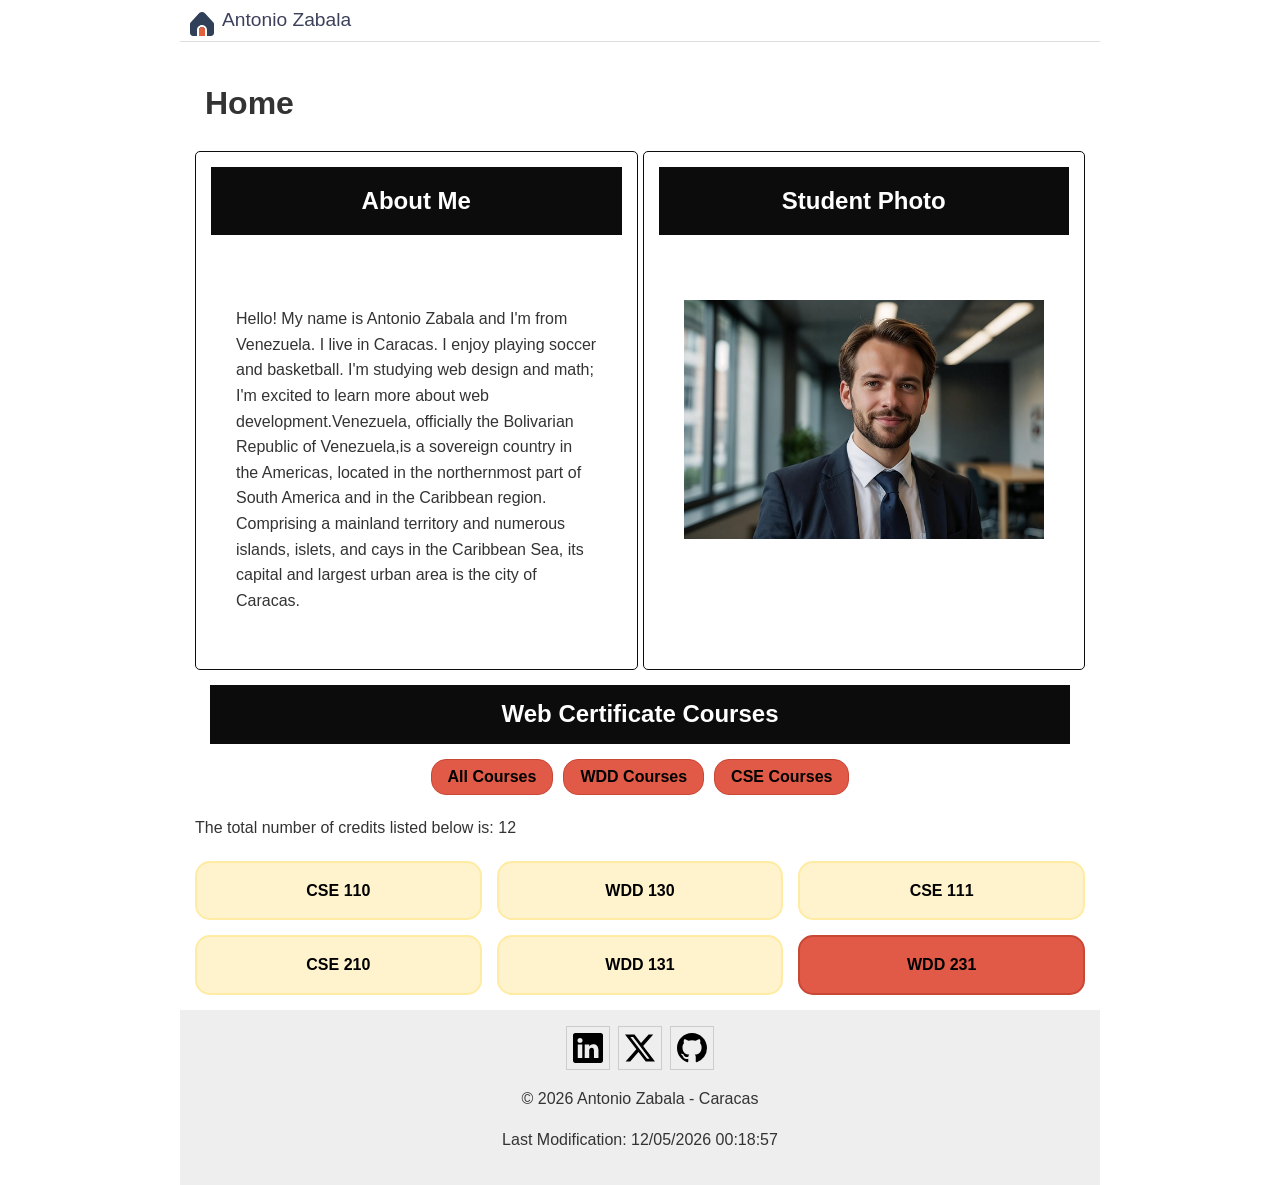
<file: index.html>
<!DOCTYPE html>
<html lang="en">
<head>
    <meta charset="UTF-8">
    <meta name="viewport" content="width=device-width, initial-scale=1.0">
    <title>WDD 231 | Antonio zabala</title>
    <meta name="description" content="Course portal homepage for WDD 231 focusing on web frontend development.">
    <meta name="author" content="antonio zabala">
   

    <link rel="preconnect" href="https://fonts.googleapis.com">
    <link rel="preconnect" href="https://fonts.gstatic.com" crossorigin>
    <link href="https://fonts.googleapis.com/css2?family=Roboto:wght@400;700&display=swap" rel="stylesheet">

    <!---style sheet here-->
    <link rel="stylesheet" href="styles/normalize.css">
    <link rel="stylesheet" href="styles/larger.css">
    <link rel="stylesheet" href="styles/bases.css">

    <link rel="icon" href="images/usuario-graduado.svg">

    <script src="scripts/navigation.js" defer></script>
    
</head>

<body>
    <!---header here-->
    <header>
        <img src="images/hogar.svg" alt="site logo" width="512" height="512">
        <span>Antonio Zabala</span>
        <button id="ham-btn" class="hamburger"></button>
    </header>
    <!---navigation here-->
    <nav id="nav-bar" class="navigation">
        <ul>
            <li class="current"><a href="#">Home</a></li>
            <li><a href="#">Chamber Project</a></li>
            <li><a href="#">Final Project</a></li>
        </ul>
    </nav>
    <main>
        <h1>Home</h1>
    <!---section about me -->
    <div class="container">
        <section class="card">
        <h2 class="card-header">About Me</h2>
            <div class="content">
                <p>Hello! My name is Antonio Zabala and I'm from Venezuela. I live in Caracas. I enjoy playing soccer and basketball. I'm
                studying web design and math; I'm excited to learn more about web development.Venezuela, officially the Bolivarian Republic of Venezuela,is a sovereign country in the Americas, located in the
                northernmost part of South America and in the Caribbean region. Comprising a mainland territory and numerous islands,
                islets, and cays in the Caribbean Sea, its capital and largest urban area is the city of Caracas.</p>
            </div>
        </section>
        <!---section imagen -->
        <section class="card">
            <h2 class="card-header">Student Photo</h2>
            <div class="content">
                <img src="images/frank_rojito.jpg" alt="ruby" class="profile-img" width="300" height="300">
            </div>
        </section>
    </div>
    <!---section imagen -->
    <section >
        <h2>Web Certificate Courses</h2>

        <div class="filter-buttons">
            <button id="all">All Courses</button>
            <button id="wdd">WDD Courses</button>
            <button id="cse">CSE Courses</button>
        </div>
        
        
        <p class="credit-total">The total number of credits listed below is: <span id="total-credits">0</span></p>
        
        <div class="courses"></div>
    </section>
    </main>
<footer>
    <div class="social">
        <a href="https://www.linkedin.com/" target="_blank"><img src="images/linkedin.svg" alt="linked in" width="16" height="16"></a>
        <a href="https://x.com/home" target="_blank"><img src="images/twitter-x.svg" alt="twitter" width="16" height="16"></a>
        <a href="https://github.com" target="_blank"><img src="images/github.svg" alt="github" width="16" height="16"></a>
    </div>
    <p>&copy; <span id="currentYear"></span> Antonio Zabala - Caracas</p>
    <p>Last Modification: <span id="lastModified"></span></p>
</footer>


    
</body>
</html>
</file>
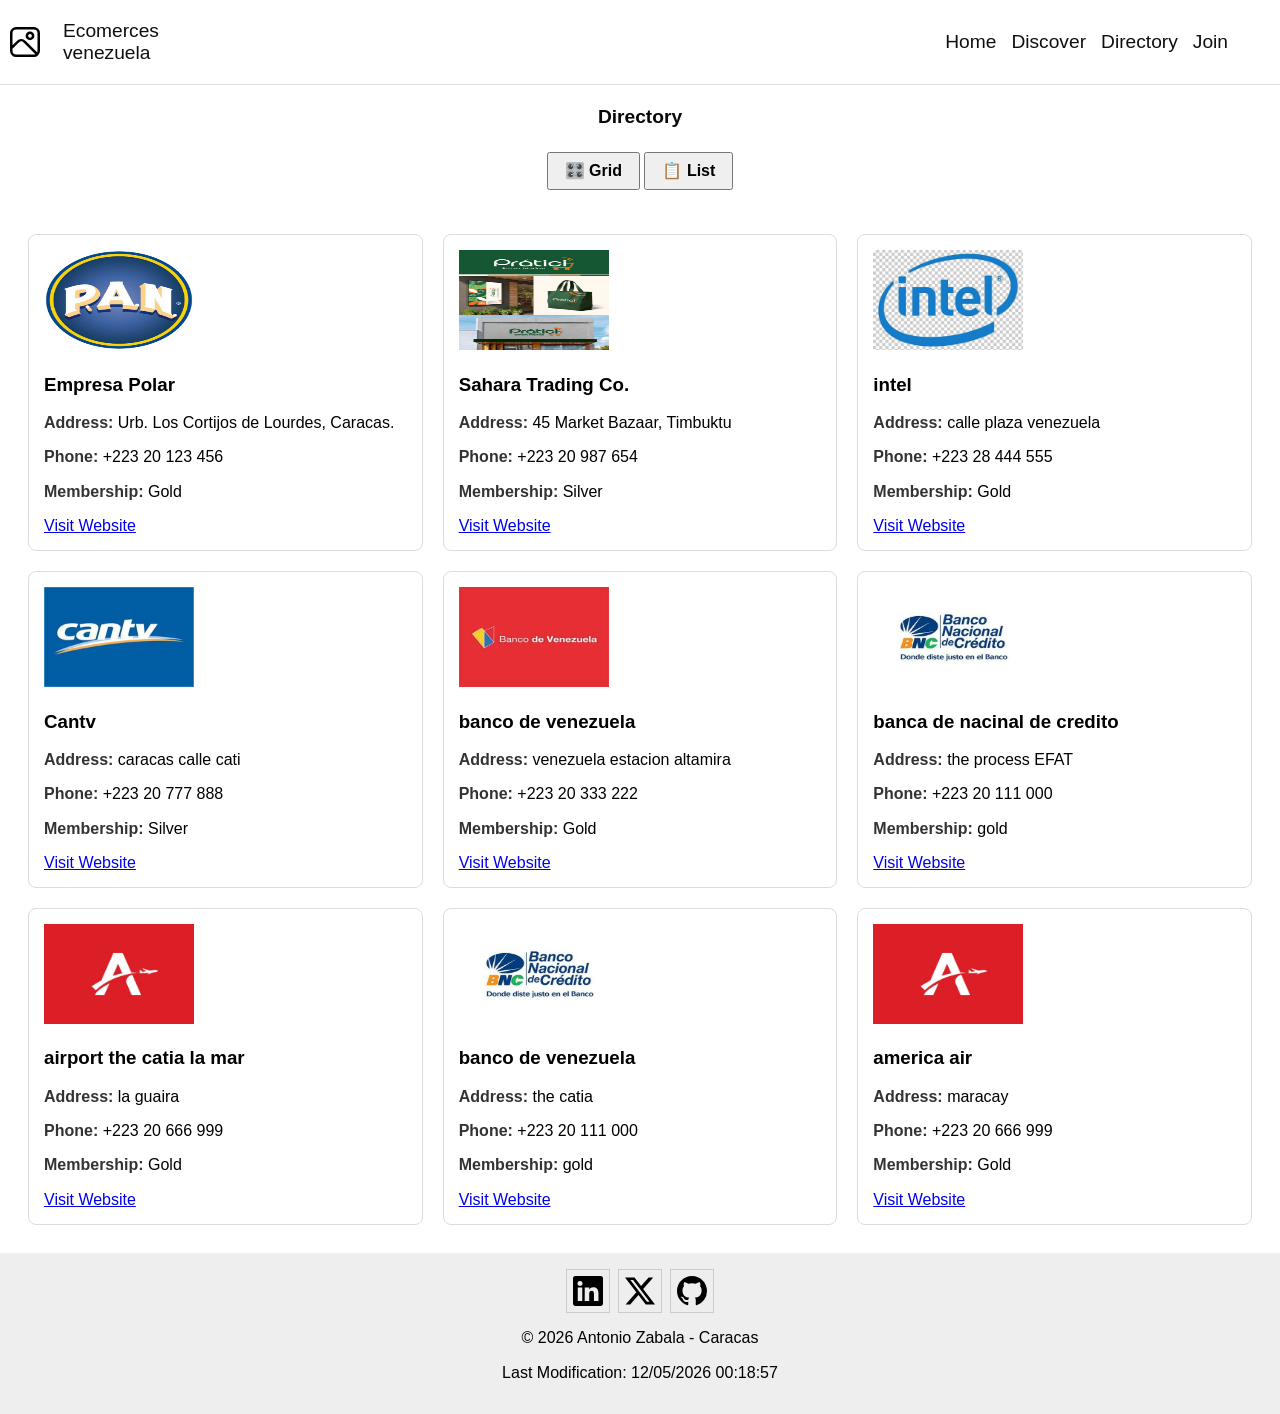
<file: chamber/directory.html>
<!DOCTYPE html>
<html lang="en">
<head>
    <meta charset="UTF-8">
    <meta name="viewport" content="width=device-width, initial-scale=1.0">
    <title>WDD 231 | Antonio zabala- Directory</title>
    <meta name="description" content="Course portal homepage for WDD 231 focusing on web frontend development.">
    <meta name="author" content="antonio zabala">
<!---style meta twitter here-->
    <meta property="og:title" content="WDD 231 Directory | Antonio Zabala Course Assignment">
    <meta property="og:description"
        content="Explore the WDD 231 course directory by Antonio Zabala. Discover campus project links, responsive design resources, and student assignments.">
    <meta property="og:image" content="https://antoniozabala123.github.io/wdd231/index.html">
    <meta property="og:url" content="https://github.io">

    <!---style sheet here-->
    <link rel="preconnect" href="https://fonts.googleapis.com">
    <link rel="preconnect" href="https://fonts.gstatic.com" crossorigin>
    <link href="https://fonts.googleapis.com/css2?family=Roboto:wght@400;700&display=swap" rel="stylesheet">
    
    <link rel="icon" href="images/usuario-graduado.svg" type="image/x-icon">

    <link rel="stylesheet" href="styles/normalize.css">
    <link rel="stylesheet" href="styles/directory.css">
    <script src="scripts/directory.js" defer></script>

    
</head>


<body>
    <!---header here-->
    <header>
        <div class="logo">
            <img src="images/imagen.svg" alt="site logo" width="512" height="512">
            <span>Ecomerces venezuela</span>

        </div>
        <button id="menu" aria-label="Open navigation menu" aria-expanded="false">☰</button>
        <nav aria-label="Main Navigation">
            <ul>
                <li><a href="#" class="active">Home</a></li>
                <li><a href="#">Discover</a></li>
                <li><a href="#">Directory</a></li>
                <li><a href="#">Join</a></li>
            </ul>
        </nav>
    </header>
    
    <main>
        <h1>Directory</h1>
        <div class="menu">
            <button id="gridBtn" class="active">🎛️ Grid </button>
            <button id="listBtn">📋 List </button>
        </div>
        
        
        <article id="membersContainer" class="grid-view"></article>
    </main>
    <footer>
        <div class="social">
            <a href="https://www.linkedin.com/" target="_blank"><img src="images/linkedin.svg" alt="linked in" width="16"
                    height="16"></a>
            <a href="https://x.com/home" target="_blank"><img src="images/twitter-x.svg" alt="twitter" width="16"
                    height="16"></a>
            <a href="https://github.com" target="_blank"><img src="images/github.svg" alt="github" width="16"
                    height="16"></a>
        </div>
        <p>&copy; <span id="currentYear"></span> Antonio Zabala - Caracas</p>
        <p>Last Modification: <span id="lastModified"></span></p></footer>
</body>
</html>
</file>
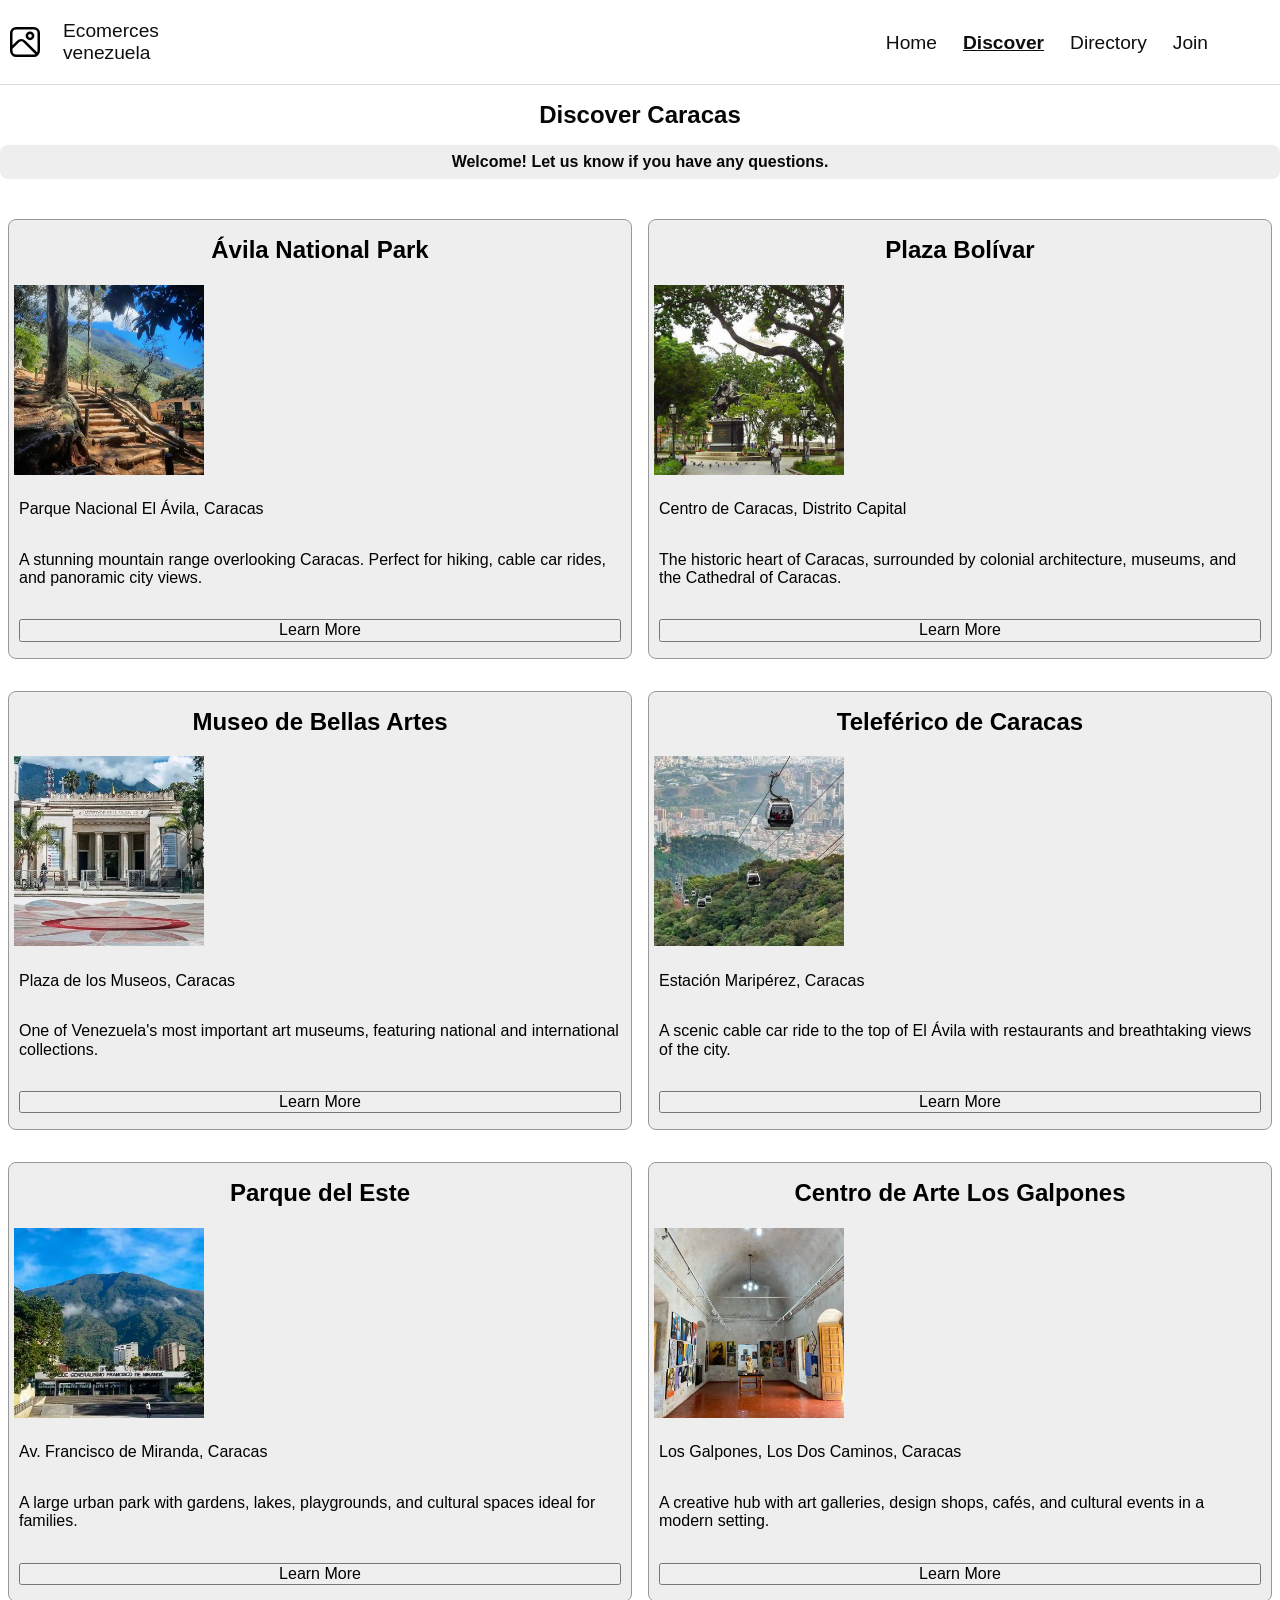
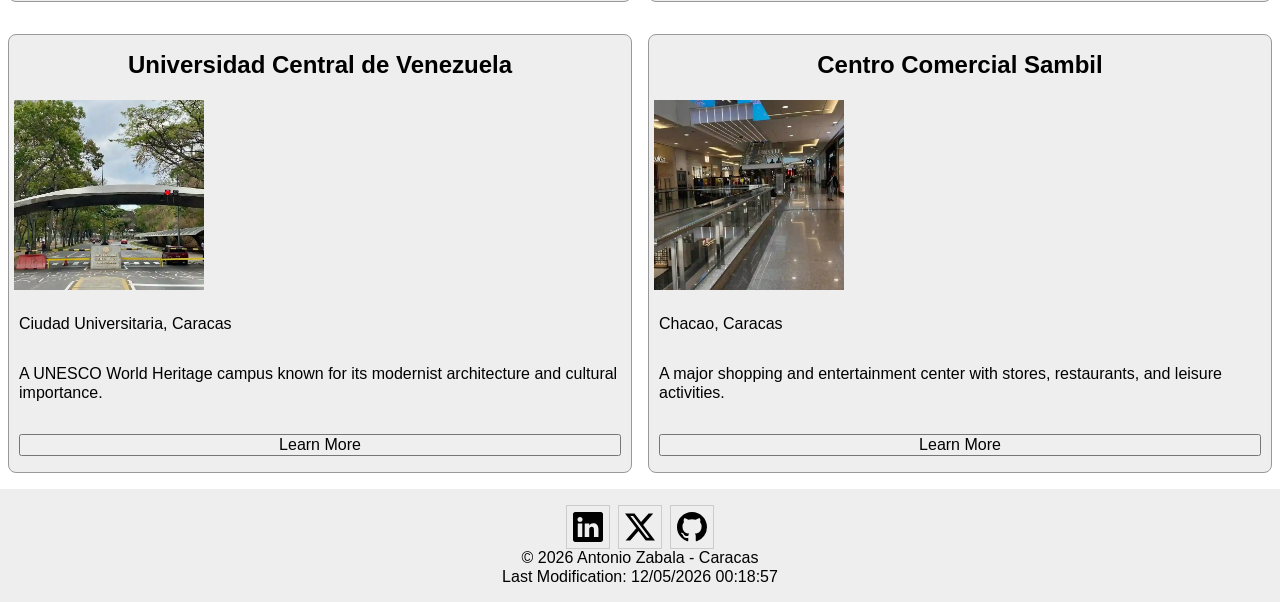
<file: chamber/discover.html>
<!DOCTYPE html>
<html lang="en">

<head>
    <meta charset="UTF-8">
    <meta name="viewport" content="width=device-width, initial-scale=1.0">
    <title> Discover WDD231 | Ecomerces Venezuela </title>
    <meta name="description" content="Course portal homepage for WDD 231 focusing on web frontend development.">
    <meta name="author" content="antonio zabala">
    <!---style meta twitter here-->
    <meta property="og:title" content="WDD 231 Directory | Antonio Zabala Course Assignment">
    <meta property="og:description"
        content="Explore the WDD 231 course directory by Antonio Zabala. Discover campus project links, responsive design resources, and student assignments.">
    <meta property="og:image" content="https://antoniozabala123.github.io/wdd231/index.html">
    <meta property="og:url" content="https://github.io">

    <!---style sheet here-->
    <link rel="preconnect" href="https://fonts.googleapis.com">
    <link rel="preconnect" href="https://fonts.gstatic.com" crossorigin>
    <link href="https://fonts.googleapis.com/css2?family=Roboto:wght@400;700&display=swap" rel="stylesheet">

    <link rel="icon" href="images/usuario-graduado.svg" type="image/x-icon">

    <link rel="stylesheet" href="styles/normalize.css">
    <link rel="stylesheet" href="styles/join.css">
    <link rel="stylesheet" href="styles/small.css">
    <link rel="stylesheet" href="styles/medium.css">
    <link rel="stylesheet" href="styles/larger.css">

    <script src="scripts/discover.js" type="module"></script>


</head>


<body>
    <!---header here-->
    <header>
        <div class="logo">
            <img src="images/imagen.svg" alt="site logo" width="512" height="512">
            <span>Ecomerces venezuela</span>
        </div>
        <button class="menu-btn" id="menu" aria-label="Open navigation menu" aria-expanded="false">☰</button>
        <nav aria-label="Main Navigation">
            <ul class="nav-links" id="navlinks">
                <li><a href="index.html">Home</a></li>
                <li><a href="discover.html" class="active">Discover</a></li>
                <li><a href="directory.html">Directory</a></li>
                <li><a href="join.html">Join</a></li>
            </ul>
        </nav>
    </header>
    <main>
        <h1>Discover Caracas</h1>
<div class="visit-message">
    <p id="visitor-message"></p>
</div>
<div id="allplaces" class="places-grid"></div>

        </main>
    <footer>
        <div class="social">
            <a href="https://www.linkedin.com/" target="_blank"><img src="images/linkedin.svg" alt="linked in"
                    width="16" height="16"></a>
            <a href="https://x.com/home" target="_blank"><img src="images/twitter-x.svg" alt="twitter" width="16"
                    height="16"></a>
            <a href="https://github.com" target="_blank"><img src="images/github.svg" alt="github" width="16"
                    height="16"></a>
        </div>
        <p>&copy; <span id="currentYear"></span> Antonio Zabala - Caracas</p>
        <p>Last Modification: <span id="lastModified"></span></p>
    </footer>
</body>

</html>
</file>
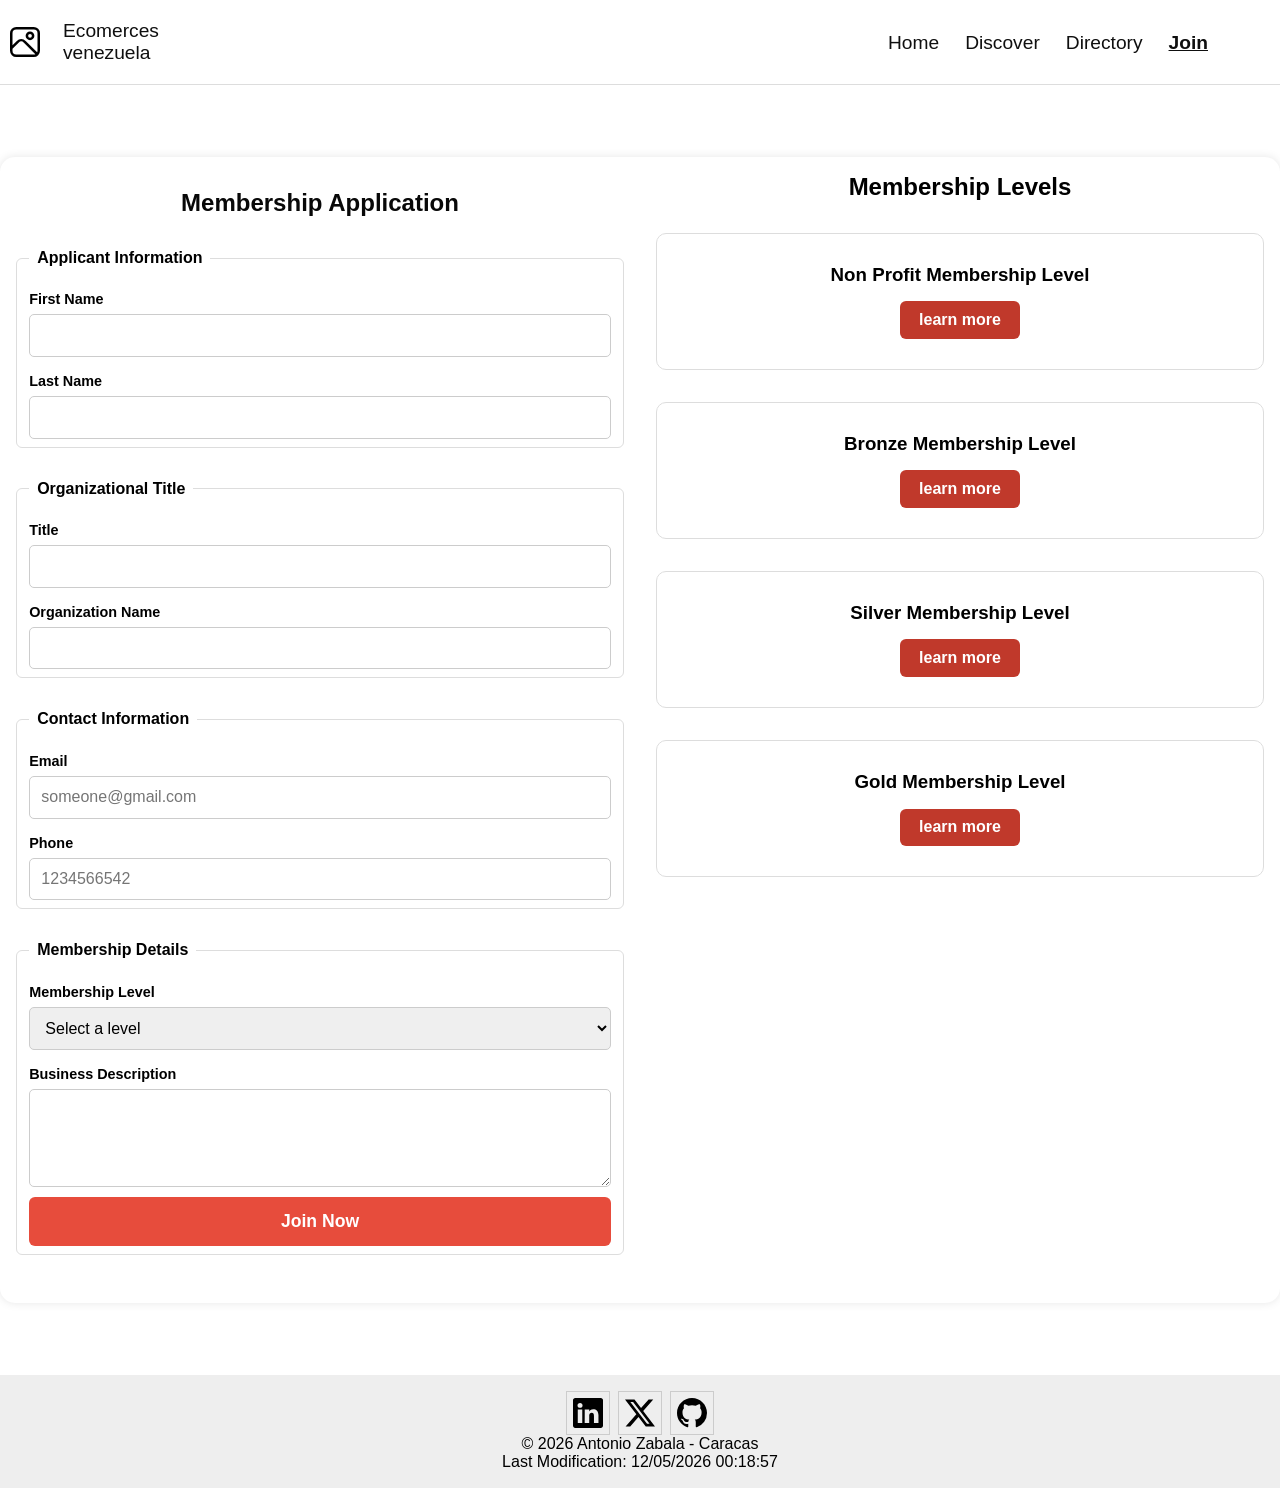
<file: chamber/join.html>
<!DOCTYPE html>
<html lang="en">

<head>
    <meta charset="UTF-8">
    <meta name="viewport" content="width=device-width, initial-scale=1.0">
    <title>WDD 231 | Antonio zabala- join </title>
    <meta name="description" content="Course portal homepage for WDD 231 focusing on web frontend development.">
    <meta name="author" content="antonio zabala">
    <!---style meta twitter here-->
    <meta property="og:title" content="WDD 231 Join | Antonio Zabala Course Assignment">
    <meta property="og:description"
        content="Explore the WDD 231 course join by Antonio Zabala. Discover campus project links, responsive design resources, and student assignments.">
    <meta property="og:image" content="https://antoniozabala123.github.io/wdd231/index.html">
    <meta property="og:url" content="https://github.io">

    <!---style sheet here-->
    <link rel="preconnect" href="https://fonts.googleapis.com">
    <link rel="preconnect" href="https://fonts.gstatic.com" crossorigin>
    <link href="https://fonts.googleapis.com/css2?family=Roboto:wght@400;700&display=swap" rel="stylesheet">

    <link rel="icon" href="images/usuario-graduado.svg" type="image/x-icon">

    <link rel="stylesheet" href="styles/normalize.css">
    <link rel="stylesheet" href="styles/join.css">
    <script src="scripts/join.js" defer></script>


</head>


<body>
    <!---header here-->
    <header>
        <div class="logo">
            <img src="images/imagen.svg" alt="site logo" width="512" height="512">
            <span>Ecomerces venezuela</span>
        </div>
        <button class="menu-btn" id="menu" aria-label="Open navigation menu" aria-expanded="false">☰</button>
        <nav aria-label="Main Navigation">
            <ul class="nav-links" id="navlinks">
                <li><a href="index.html">Home</a></li>
                <li><a href="#">Discover</a></li>
                <li><a href="directory.html">Directory</a></li>
                <li><a href="join.html" class="active">Join</a></li>
            </ul>
        </nav>
    </header>
    <main>

        
        <div class="join-layout">
            <form method="get" action="thankyou.html" class="wf1">
            <h1>Membership Application</h1>
                <fieldset>
                    <legend>Applicant Information</legend>
                    

                    <label>First Name <input type="text" name="fname" title="Please enter your first name"
                            autocomplete="given-name" required></label>
                    <label>Last Name <input type="text" name="lname" title="Please enter your last name"
                            autocomplete="family-name" required></label>
                </fieldset>
        
                <fieldset>
                    <legend>Organizational Title</legend>
                    
                    <label>Title <input type="text" name="title" title="Please enter your organization title"
                            pattern="[A-Za-z\- ]{7,}" autocomplete="organization-title" required></label>
                    
                    <label>Organization Name <input type="text" name="orgname" title="Please enter your organization name"
                            autocomplete="organization" required></label>
                </fieldset>
        
                <fieldset>
                    <legend>Contact Information</legend>
                    
                    <label>Email <input type="email" id="email" name="email" title="Please enter a valid email address"
                            placeholder="someone@gmail.com" autocomplete="email" required></label>
                    
                    <label>Phone <input type="tel" name="phone" title="Please enter your mobile phone number"
                            placeholder="1234566542" autocomplete="tel" required></label>
                </fieldset>
        
                <fieldset>
                    <legend>Membership Details</legend>
                    <label> Membership Level
                        <select name="membership" required>
                            <option value="">Select a level</option>
                            <option value="np">NP Membership (Non-Profit)</option>
                            <option value="bronzeMembership">Bronze Membership</option>
                            <option value="silverMembership">Silver Membership</option>
                            <option value="goldmermbership">Gold Membership</option>
                        </select>
                    </label>
                    
                    <label> Business Description <textarea name="description" title="Please enter your organization description"
                            rows="4"></textarea> </label>
        
                    <!-- Timestamp (hidden) -->
                    <input type="hidden" name="timestamp" id="timestamp">
                    <!-- Submit -->
                    <input type="submit" value="Join Now">
                </fieldset>
            </form>
            <section class="membership-container">
                <h2>Membership Levels</h2>
                <div class="card">
                    <h3>Non Profit Membership Level</h3>
                    <button id="openbutton1">learn more</button>               
                </div>

                <div class="card">
                    <h3>Bronze Membership Level</h3>
                    <button id="openbutton2">learn more</button>
                </div>

                
                <div class="card">
                    <h3>Silver Membership Level</h3>
                    <button id="openbutton3">learn more</button>
                </div>
                

                <div class="card">
                    <h3>Gold Membership Level</h3>
                    <button id="openbutton4">learn more</button>
                </div>
            </section>
        <dialog id="dialogBox">
            <div></div>
            <button id="closeButton">close</button>
        </dialog>
        </div>
    </main>
    
    <footer>
        <div class="social">
            <a href="https://www.linkedin.com/" target="_blank"><img src="images/linkedin.svg" alt="linked in"
                    width="16" height="16"></a>
            <a href="https://x.com/home" target="_blank"><img src="images/twitter-x.svg" alt="twitter" width="16"
                    height="16"></a>
            <a href="https://github.com" target="_blank"><img src="images/github.svg" alt="github" width="16"
                    height="16"></a>
        </div>
        <p>&copy; <span id="currentYear"></span> Antonio Zabala - Caracas</p>
        <p>Last Modification: <span id="lastModified"></span></p>
    </footer>
</body>

</html>
</file>
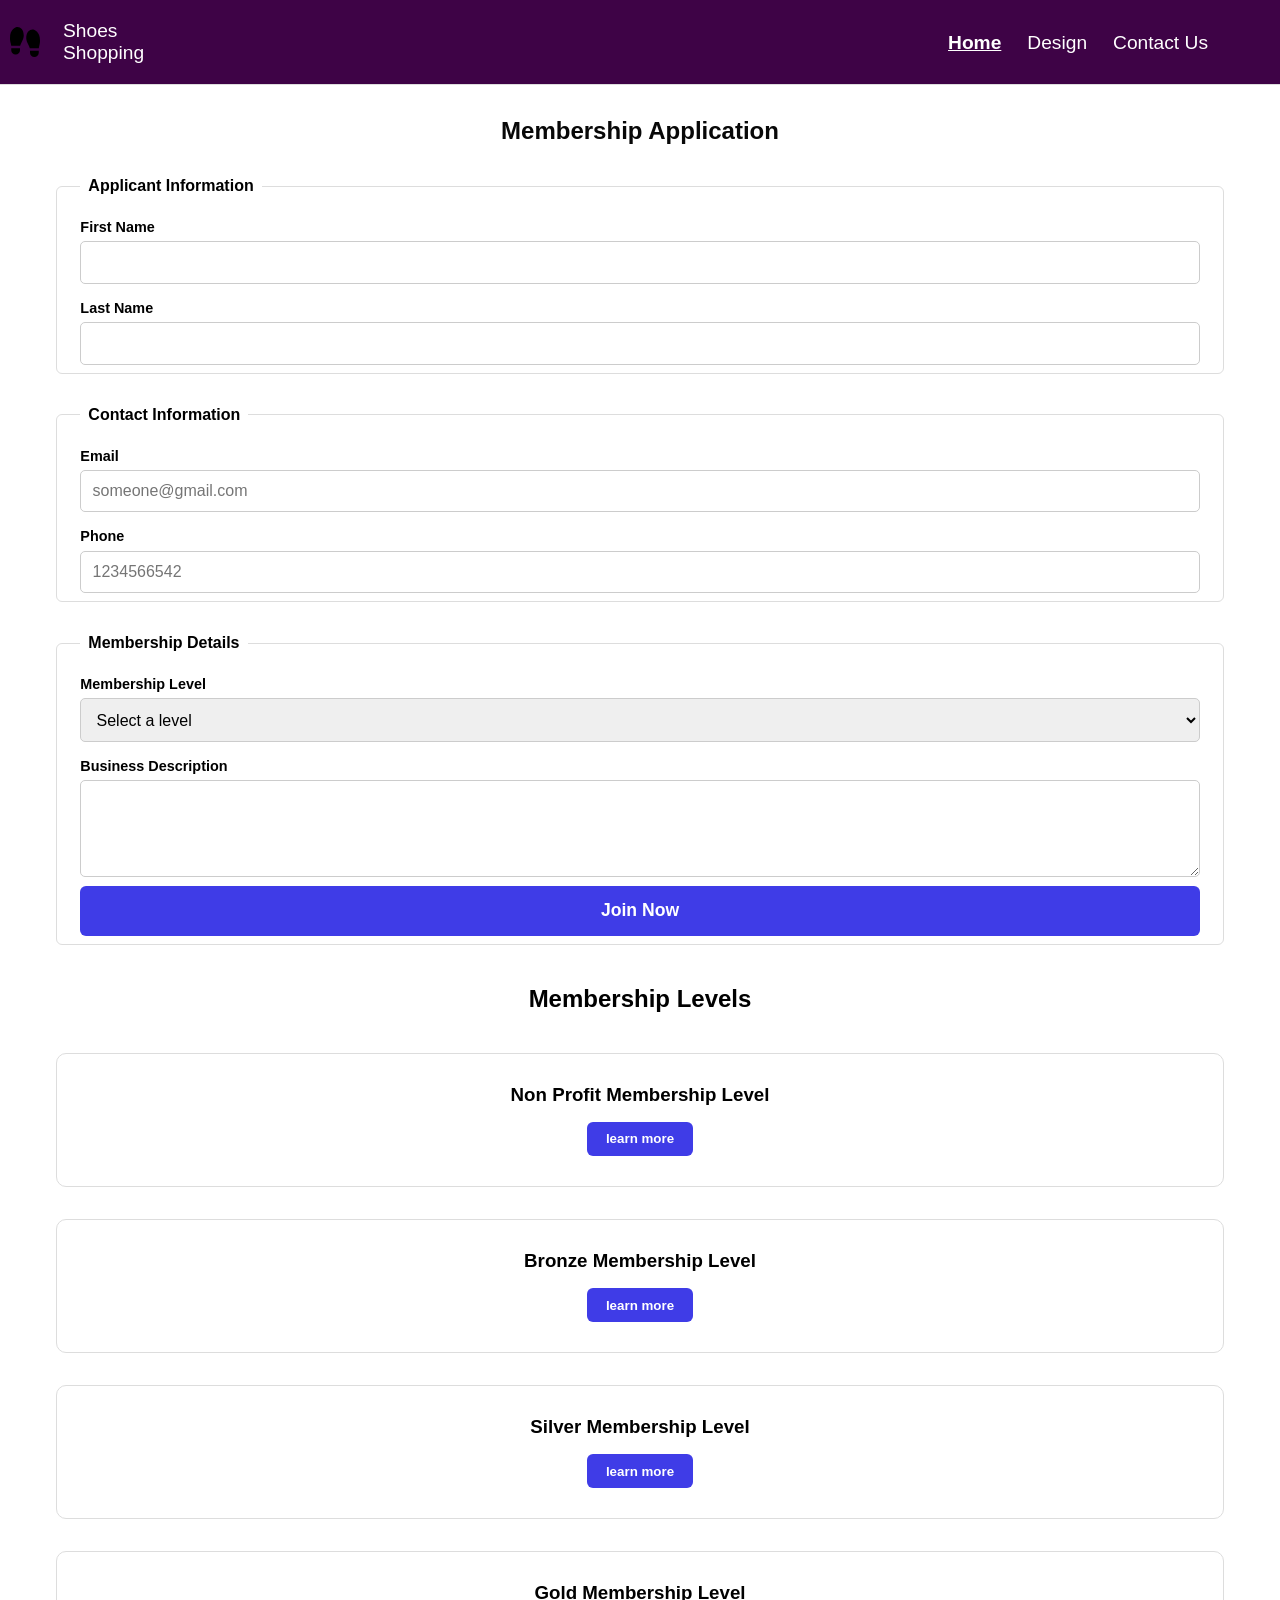
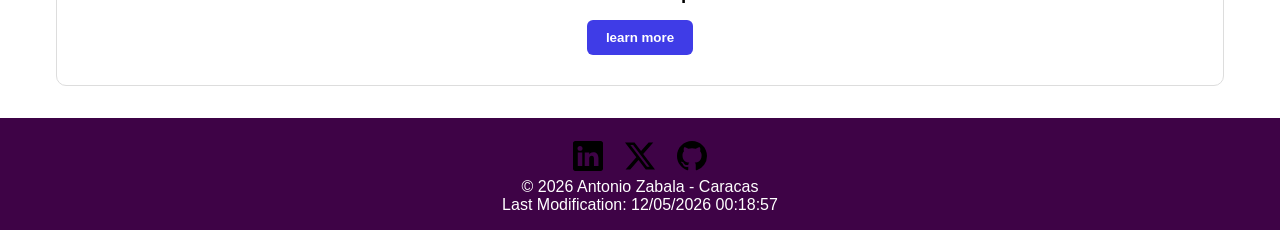
<file: finalproject/contact.html>
<!DOCTYPE html>
<html lang="en">

<head>
    <meta charset="UTF-8">
    <meta name="viewport" content="width=device-width, initial-scale=1.0">
    <title>Project Document | Antonio Zabala</title>
    <meta name="description" content="WDD 231 - Web Frontend Development - Antonio Zabala">
    <meta name="author" content="Antonio Zabala">

    <!---style meta twitter here-->
    <meta property="og:title" content="WDD 231 Directory | Antonio Zabala Course Assignment">
    <meta property="og:description"
        content="Explore the WDD 231 course directory by Antonio Zabala. Discover campus project links, responsive design resources, and student assignments.">
    <meta property="og:image" content="https://antoniozabala123.github.io/wdd231/index.html">
    <meta property="og:url" content="https://github.io">

    <!---style sheet here-->
    <link rel="preconnect" href="https://fonts.googleapis.com">
    <link rel="preconnect" href="https://fonts.gstatic.com" crossorigin>
    <link href="https://fonts.googleapis.com/css2?family=Roboto:wght@400;700&display=swap" rel="stylesheet">

    <link rel="icon" href="images/shoe-prints.svg" type="image/x-icon">
    <link rel="stylesheet" href="styles/design.css">
    <link rel="stylesheet" href="styles/contact.css">

</head>

<body>
    <!---header here-->
    <header>
        <div class="logo">
            <img src="images/shoe-prints.svg" alt="site logo" width="512" height="512">
            <span>Shoes Shopping</span>
        </div>
        <button class="menu-btn" id="menu" aria-label="Open navigation menu" aria-expanded="false">☰</button>
        <nav aria-label="Main Navigation">
            <ul class="nav-links" id="navlinks">
                <li><a href="index.html" class="active">Home</a></li>
                <li><a href="design.html">Design</a></li>
                <li><a href="contact.html">Contact Us</a></li>
            </ul>
        </nav>
    </header>
    <main>
    
    
        <div class="contact-layout">
            <form method="get" action="thankyou.html" class="wf1">
                <h1>Membership Application</h1>
                <fieldset>
                    <legend>Applicant Information</legend>
    
    
                    <label>First Name <input type="text" name="fname" title="Please enter your first name"
                            autocomplete="given-name" required></label>
                    <label>Last Name <input type="text" name="lname" title="Please enter your last name"
                            autocomplete="family-name" required></label>
                </fieldset>
    
    
                <fieldset>
                    <legend>Contact Information</legend>
    
                    <label>Email <input type="email" id="email" name="email" title="Please enter a valid email address"
                            placeholder="someone@gmail.com" autocomplete="email" required></label>
    
                    <label>Phone <input type="tel" name="phone" title="Please enter your mobile phone number"
                            placeholder="1234566542" autocomplete="tel" required></label>
                </fieldset>
    
                <fieldset>
                    <legend>Membership Details</legend>
                    <label> Membership Level
                        <select name="membership" required>
                            <option value="">Select a level</option>
                            <option value="np">NP Membership (Non-Profit)</option>
                            <option value="bronzeMembership">Bronze Membership</option>
                            <option value="silverMembership">Silver Membership</option>
                            <option value="goldmermbership">Gold Membership</option>
                        </select>
                    </label>
    
                    <label> Business Description <textarea name="description"
                            title="Please enter your organization description" rows="4"></textarea> </label>
    
                    <!-- Timestamp (hidden) -->
                    <input type="hidden" name="timestamp" id="timestamp">
                    <!-- Submit -->
                    <input type="submit" value="Join Now">
                </fieldset>
            </form>
            <section class="membership-container">
                <h2>Membership Levels</h2>
                <div class="card">
                    <h3>Non Profit Membership Level</h3>
                    <button id="openbutton1">learn more</button>
                </div>
    
                <div class="card">
                    <h3>Bronze Membership Level</h3>
                    <button id="openbutton2">learn more</button>
                </div>
    
    
                <div class="card">
                    <h3>Silver Membership Level</h3>
                    <button id="openbutton3">learn more</button>
                </div>
    
    
                <div class="card">
                    <h3>Gold Membership Level</h3>
                    <button id="openbutton4">learn more</button>
                </div>
            </section>
            
            <dialog id="dialogBox">
                <div id="dialogContent"></div>
                <button id="closeButton">close</button>
            </dialog>
        </div>
    </main>


    <footer>
        <div class="social">
            <a href="https://www.linkedin.com/" target="_blank"><img src="images/linkedin.svg" alt="linked in"
                    width="16" height="16"></a>
            <a href="https://x.com/home" target="_blank"><img src="images/twitter-x.svg" alt="twitter" width="16"
                    height="16"></a>
            <a href="https://github.com" target="_blank"><img src="images/github.svg" alt="github" width="16"
                    height="16"></a>
        </div>
        <p>&copy; <span id="currentYear"></span> Antonio Zabala - Caracas</p>
        <p>Last Modification: <span id="lastModified"></span></p>
    </footer>

    <script src="scripts/contact.js" defer></script>
</body>
</file>
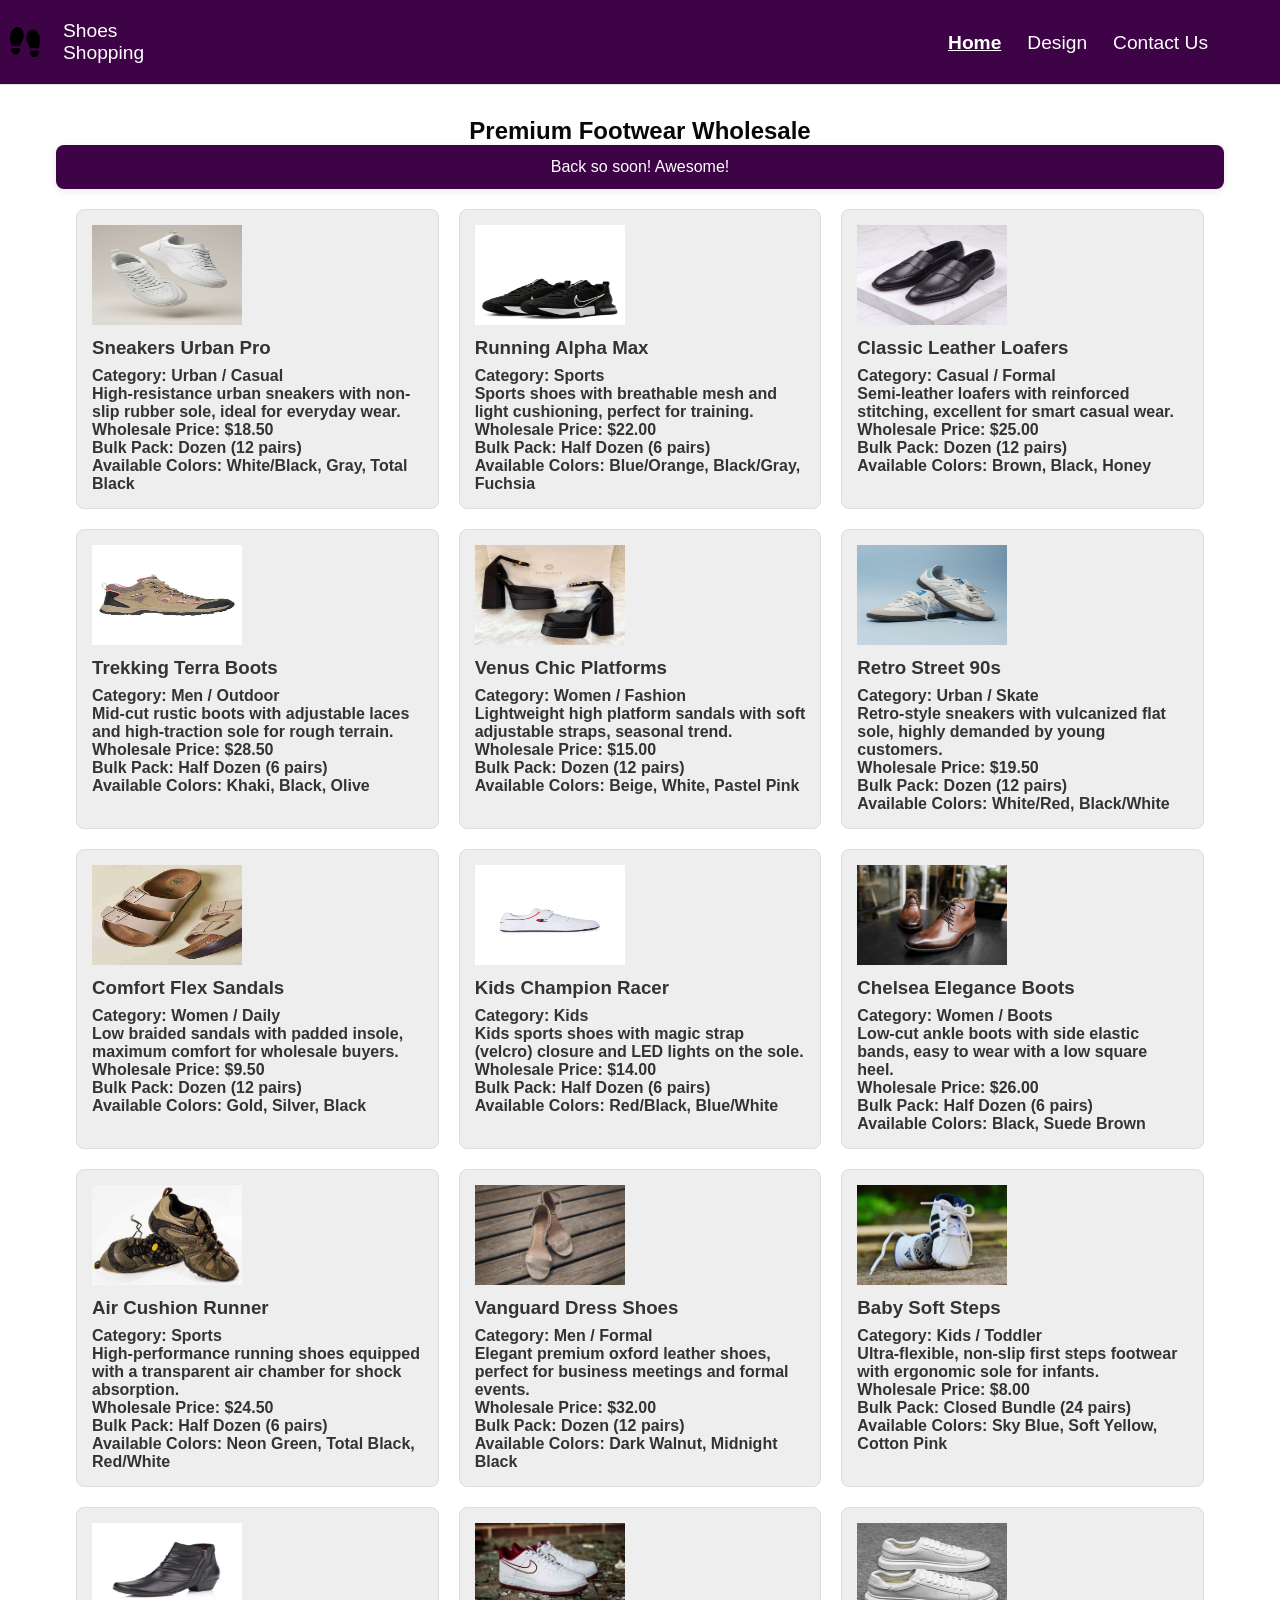
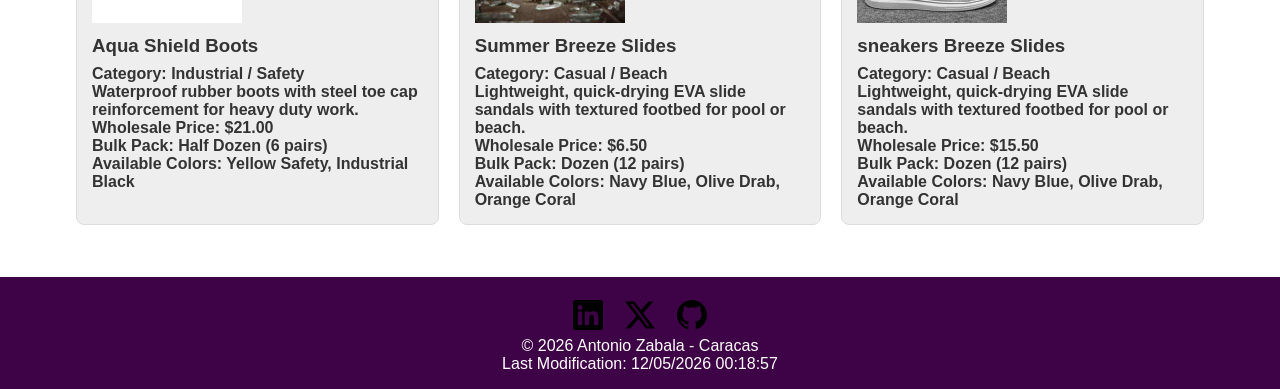
<file: finalproject/design.html>
<!DOCTYPE html>
<html lang="en">

<head>
    <meta charset="UTF-8">
    <meta name="viewport" content="width=device-width, initial-scale=1.0">
    <title>Project Document | Antonio Zabala</title>
    <meta name="description" content="WDD 231 - Web Frontend Development - Antonio Zabala">
    <meta name="author" content="Antonio Zabala">

    <!---style meta twitter here-->
    <meta property="og:title" content="WDD 231 Directory | Antonio Zabala Course Assignment">
    <meta property="og:description"
        content="Explore the WDD 231 course directory by Antonio Zabala. Discover campus project links, responsive design resources, and student assignments.">
    <meta property="og:image" content="https://antoniozabala123.github.io/wdd231/index.html">
    <meta property="og:url" content="https://github.io">

    <!---style sheet here-->
    <link rel="preconnect" href="https://fonts.googleapis.com">
    <link rel="preconnect" href="https://fonts.gstatic.com" crossorigin>
    <link href="https://fonts.googleapis.com/css2?family=Roboto:wght@400;700&display=swap" rel="stylesheet">

    <link rel="icon" href="images/shoe-prints.svg" type="image/x-icon">
    <link rel="stylesheet" href="styles/design.css">
</head>

<body>
    <!---header here-->
    <header>
        <div class="logo">
            <img src="images/shoe-prints.svg" alt="site logo" width="512" height="512">
            <span>Shoes Shopping</span>
        </div>
        <button class="menu-btn" id="menu" aria-label="Open navigation menu" aria-expanded="false">☰</button>
        <nav aria-label="Main Navigation">
            <ul class="nav-links" id="navlinks">
                <li><a href="index.html" class="active">Home</a></li>
                <li><a href="design.html">Design</a></li>
                <li><a href="contact.html">Contact Us</a></li>
            </ul>
        </nav>
    </header>
    <main>
        <h1>Premium Footwear Wholesale</h1>
        <div class="welcome-message">
            <p id="visitor-message"></p>
        </div>

        <div id="products-grid" class="products-grid"></div>
    </main>
   

    <footer>
        <div class="social">
            <a href="https://www.linkedin.com/" target="_blank"><img src="images/linkedin.svg" alt="linked in"
                    width="16" height="16"></a>
            <a href="https://x.com/home" target="_blank"><img src="images/twitter-x.svg" alt="twitter" width="16"
                    height="16"></a>
            <a href="https://github.com" target="_blank"><img src="images/github.svg" alt="github" width="16"
                    height="16"></a>
        </div>
        <p>&copy; <span id="currentYear"></span> Antonio Zabala - Caracas</p>
        <p>Last Modification: <span id="lastModified"></span></p>
    </footer>

    <script src="scripts/design.js" defer></script>
</body>

</html>
</file>
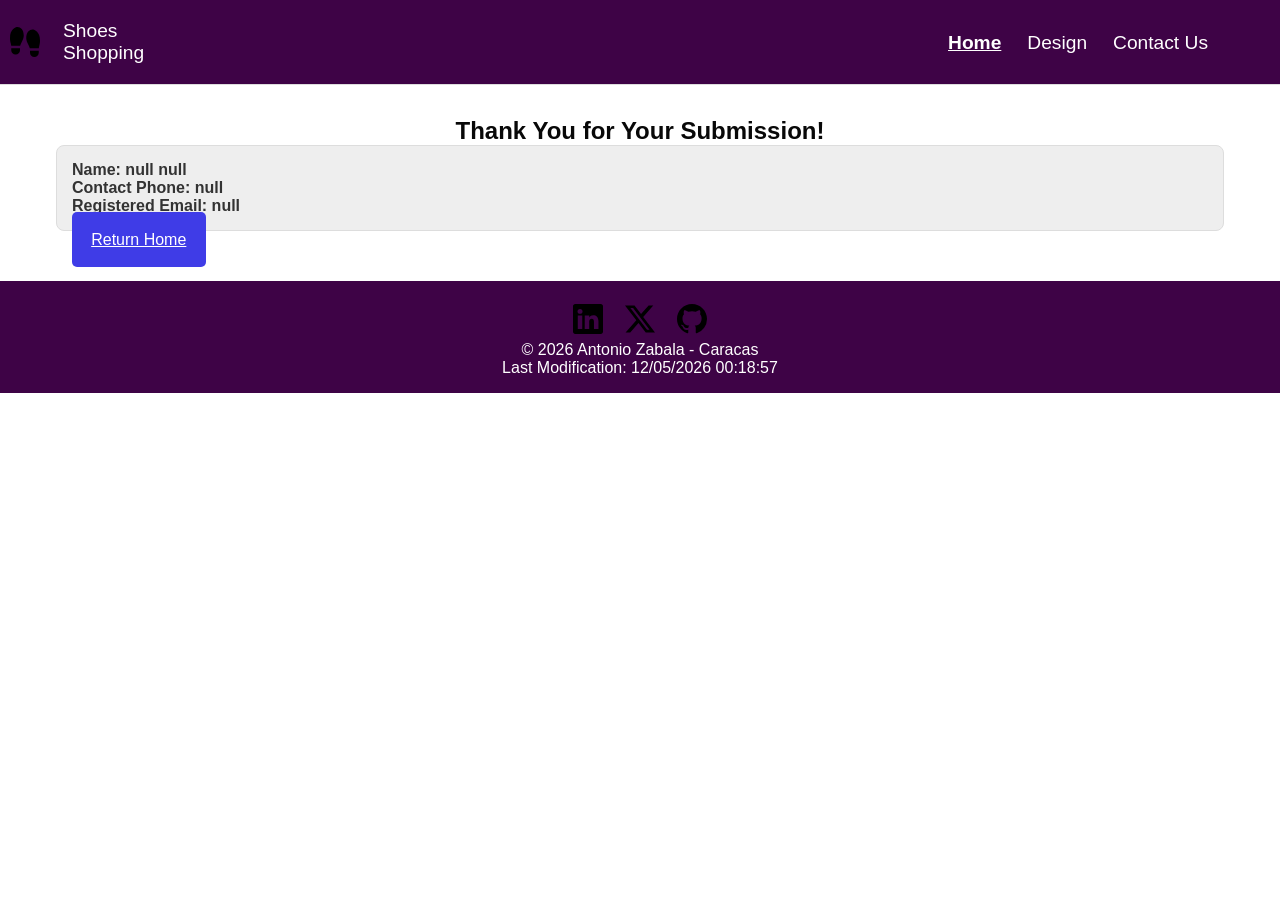
<file: finalproject/thankyou.html>
<!DOCTYPE html>
<html lang="en">

<head>
    <meta charset="UTF-8">
    <meta name="viewport" content="width=device-width, initial-scale=1.0">
    <title>Project Document | Antonio Zabala</title>
    <meta name="description" content="WDD 231 - Web Frontend Development - Antonio Zabala">
    <meta name="author" content="Antonio Zabala">

    <!---style meta twitter here-->
    <meta property="og:title" content="WDD 231 Directory | Antonio Zabala Course Assignment">
    <meta property="og:description"
        content="Explore the WDD 231 course directory by Antonio Zabala. Discover campus project links, responsive design resources, and student assignments.">
    <meta property="og:image" content="https://antoniozabala123.github.io/wdd231/index.html">
    <meta property="og:url" content="https://github.io">

    <!---style sheet here-->
    <link rel="preconnect" href="https://fonts.googleapis.com">
    <link rel="preconnect" href="https://fonts.gstatic.com" crossorigin>
    <link href="https://fonts.googleapis.com/css2?family=Roboto:wght@400;700&display=swap" rel="stylesheet">

    <link rel="icon" href="images/shoe-prints.svg" type="image/x-icon">
    <link rel="stylesheet" href="styles/design.css">
    <link rel="stylesheet" href="styles/contact.css">
    

</head>

<body>
    <!---header here-->
    <header>
        <div class="logo">
            <img src="images/shoe-prints.svg" alt="site logo" width="512" height="512">
            <span>Shoes Shopping</span>
        </div>
        <button class="menu-btn" id="menu" aria-label="Open navigation menu" aria-expanded="false">☰</button>
        <nav aria-label="Main Navigation">
            <ul class="nav-links" id="navlinks">
                <li><a href="index.html" class="active">Home</a></li>
                <li><a href="design.html">Design</a></li>
                <li><a href="contact.html">Contact Us</a></li>
            </ul>
        </nav>
    </header>
    <main>
    <h1>Thank You for Your Submission!</h1>
    <div id="form-results"></div>


    <a href="index.html" class="cta-button">Return Home</a>


    </main>


    <footer>
        <div class="social">
            <a href="https://www.linkedin.com/" target="_blank"><img src="images/linkedin.svg" alt="linked in"
                    width="16" height="16"></a>
            <a href="https://x.com/home" target="_blank"><img src="images/twitter-x.svg" alt="twitter" width="16"
                    height="16"></a>
            <a href="https://github.com" target="_blank"><img src="images/github.svg" alt="github" width="16"
                    height="16"></a>
        </div>
        <p>&copy; <span id="currentYear"></span> Antonio Zabala - Caracas</p>
        <p>Last Modification: <span id="lastModified"></span></p>
    </footer>

    <script src="scripts/thankyou.js" defer></script>
</body>
</file>
<file: styles/larger.css>
@media (min-width: 768px) {

        header,
        main,
        nav,
        footer {
            
            max-width: 920px;
            margin: 0 auto;
        }
            
        
    header {
        grid-template-columns: 24px auto;
    }

    .hamburger {
        display: none;

    }

    .navigation {
        display: block;
        border-bottom: solid 1px #eee;
    }
    .navigation ul{
        display: flex;
    }
   .navigation a {
    border: none;
   }  

   
}
</file>
<file: styles/bases.css>
/*************** Site Wide***********/

* {
    font-family: Arial, Helvetica, sans-serif;
    box-sizing: border-box;
}
/*************** header logo ***********/
header {

    display: grid;
    grid-template-columns: 24px auto 44px; 
    padding: 5px 0 5px 10px;
    align-items: end;
    border-bottom: solid 1px #ddd;
    column-gap: 8px;
}
header img {
    display: block;
    width: 100%;
    height: auto;
}

header span {
    font-size: 1.2rem;
    color: #3D405B;
}
/*************** Hamburger***********/
.hamburger{
    background: none;
    border: none;
    font-size: 2rem;
    color: #3D405B;
    cursor: pointer;
    font-family: Verdana;
}
.hamburger::before {
    content: "\2630";
}

.hamburger.show::before {
    content: "\00D7";
}
/*************** navigation ***********/
.navigation {
    display: none;
    background-color: #0c0c0c;
}

.navigation.show {
    display: block;
}

.navigation ul{
    list-style-type: none;
    margin: 0;
    padding: 0;
}

.navigation a{
    display: block;
    padding: .8rem 10px;
    color: #ddd;
    text-decoration: none;
    border-bottom: solid 1px #ddd;
}
.navigation li.current {
    background-color: #0c0c0c;

}
.navigation a:hover{
    background-color: #E07A5F;
}
/*************** h1 h2 ***********/
h1 {
    margin-left: 10px;
}
h3 {
    background-color: #0c0c0c;
        color: white;
        padding: 10px;
        text-align: center;
        font-weight: bold;
}
/*************** container main ***********/
body {
    font-family: "Sansita", sans-serif;
    margin: 0 auto;
    padding: 0;
    line-height: 1.6;
    color: #333;
    max-width: 1200px;
}

main {
    padding: 15px;
}
h2{
    margin: 15px;
    background-color: #0c0c0c;
    color: white;
    padding: 10px;
    text-align: center;
    font-weight: bold;
        
}
.container{
    display: grid;
    grid-template-columns: repeat(2, 1fr);
    gap: 5px;
}
.card-header {
    background-color: #0c0c0c;
    color: white;
    padding: 15px;
    text-align: center;
    font-weight: bold;
}
.card {
    flex: 1;
    border: 1px solid #0c0c0c;
    border-radius: 5px;
    overflow: hidden;
}
.content {
    padding: 40px;
}

.profile-img {
    display: block;
    width: 100%;
    padding: 10px 0;
    height: auto;
}

/*************** Card certificated***********/
.filter-buttons {
    display: flex;
    gap: 10px;
    justify-content: center;
    margin-bottom: 20px;
}


.filter-buttons button {
    padding: 0.5rem 1rem;
    border: 1px solid #c94735;
    background-color: #e05a47;
    color: #000000;
    border-radius: 15px;
    cursor: pointer;
    font-weight: bold;
}

.courses {
    display: grid;
    grid-template-columns: 1fr 1fr 1fr;
    gap: 15px;
    margin-top: 20px;
}


.course-card {
    padding: 15px;
    border-radius: 15px;
    font-weight: bold;
    text-align: center;
    min-width: 100px;
    
}


.course-card.completed {
    background-color: #fff3cd;
    border: 2px solid #ffeba2;
    color: #000;
}


.course-card.not-completed {
    background-color: #e05a47;
    color: #000;
    border: 2px solid #c94735;
}

/*************** footer ***********/
footer{
    background-color: #eee;
    padding: 1rem 10px;
    text-align: center;
}
.social{
    display: flex;
    justify-content: center;
    column-gap: 8px;
}
.social a{
    display: flex;
    justify-content: center;
    align-items: center;
    width: 44px;
    height: 44px;
    border: #ccc solid 1px;
}
.social img {
    width: 30px;
    height: 30px;

}
.social a:hover{
    background-color: #e05a47;
}
@media (max-width: 768px) {
    #ham-btn {
        display: block;
        order: 2
    }


    .container {
        grid-template-columns: 1fr;
        gap: 20px;
    }

    h1 {
        font-size: 1.5rem;
        margin-bottom: 10px;
    }

    h2 {
        font-size: 1.8rem;
    }
        .courses {
            display: grid;
            grid-template-columns: 1fr;
            padding: 15px;
            border-radius: 15px;
            font-weight: bold;
            text-align: center;
            min-width: 100px;
        }

    footer {
        background-color: #eee;
        padding: 1rem 10px;
        text-align: center;
    }

        .social a:hover {
            background-color: #e05a47;
        }
}
</file>
<file: chamber/styles/directory.css>
/*************** Site Wide***********/

* {
    font-family: Arial, Helvetica, sans-serif;
    box-sizing: border-box;
}
body{
    font-family: sans-serif;
}

/*************** header logo ***********/
header{
    display: grid;
    grid-template-columns: 24px auto 44px;
    padding: 5px 0 5px 10px;
    align-items: end;
    border-bottom: solid 1px #ddd;
    column-gap: 8px;
    flex-wrap: wrap;
}

header img {
    width: 30px;
    height: 30px;
}
.logo {
    display: flex;
    align-items: center;
    color: #080808;;
    column-gap: 8px;

}

/*************** Hamburger***********/
.hamburger {
    background: none;
    border: none;
    font-size: 2rem;
    color: #3D405B;
    cursor: pointer;
    font-family: Verdana;
}

.hamburger::before {
    content: "\2630";
}

.hamburger.show::before {
    content: "\00D7";
}

/*************** navigation ***********/
#menu {
    display: none;
    font-size: 1.2rem;
    background: none;
    border: none;
    color: #080808;
    cursor: pointer;
    padding: 0.5rem;
}
header span {
    padding: 15px;
    font-size: 1.2rem;
    color: #0f0f0f;
}
h1 {
    text-align: center;
    font-size: 1.2rem;
    color: #080808;
    
}

nav ul {
    list-style: none;
    display: flex;
    flex-direction: row;
    justify-content: flex-end;
    padding: 5px 0 5px 10px;
    gap: 5px;
}

nav a {
    display: block;
    color: #0f0f0f;
    text-align: center;
    padding: 5px 0 5px 10px;
    text-decoration: none;
    font-size: 1.2rem;
}

nav a:hover {

    color: #E07A5F;
}

.open li {
    display: block;
}
/********** Main********/
main {
    margin: 0 auto;
    padding: 0.5rem;
    background-color: #fff;
    font-family: Acme, Arial, sans-serif;
}
.menu,h2{
    margin: 1rem auto;
    padding: 0.5rem;
    text-align: center;
}
.menu button,
h2 button {
    padding: 0.5rem 1rem;
    font-weight: 700;
}

#membersContainer.grid-view {
    display: grid;
    grid-template-columns: 1fr 1fr 1fr;
    gap: 20px;
    width: 100%;
    padding: 20px;
    box-sizing: border-box;
}

#membersContainer.list-view {
    display: flex;
    flex-direction: column;
    gap: 15px;
}

#membersContainer.list-view .member-card img {
    display: none;
}


.member-card {
    background: #fff;
    border: 1px solid #ddd;
    border-radius: 8px;
    padding: 15px;
}

.member-card .label {
    font-weight: bold;
    color: #333;
}
/*************** footer ***********/
footer {
    background-color: #eee;
    padding: 1rem 10px;
    text-align: center;
}

.social {
    display: flex;
    justify-content: center;
    column-gap: 8px;
}

.social a {
    display: flex;
    justify-content: center;
    align-items: center;
    width: 44px;
    height: 44px;
    border: #ccc solid 1px;
}

.social img {
    width: 30px;
    height: 30px;

}


/*************** app movil ***********/
@media (max-width: 768px) {
    #menu {
        display: block;
        order: 2;
        margin-left: auto;
        margin-top: auto;
        }
    
header {
        display: flex;
                     flex-wrap: wrap;
                     align-items: center;
        justify-content: space-between;
        align-items: center;
        padding: 1rem 5%;
        color: #fff;
                    
        
}
    
        nav.open {
            display: flex;
            flex-direction: row;
            display: block;
            width: 100%;
            text-align: center;
            justify-content: end;
        }
        
               .nav-bar {
                    display: flex;
                    justify-content: space-between;
                    align-items: center;
                    width: 100%;
        }
        
        nav ul {
            display: flex;
            flex-direction: column;
            justify-content: center;
            padding: 0;
            margin: 0;
        }
    
        nav {
            display: none;
            width: 100%;
            margin-top: 15px;
    
        }
    #membersContainer.grid-view {
            display: flex;
            flex-direction: column;
            gap: 15px;
            ;
        }
        
        h1 {
            font-size: 1.5rem;
            margin-bottom: 10px;
        }
        
        h2 {
            font-size: 1.8rem;
        }
        
        footer {
            background-color: #eee;
            padding: 1rem 10px;
            text-align: center;
        }
        
        .social a:hover {
            background-color: #e05a47;
        }
}
</file>
<file: chamber/styles/join.css>
/*************** Site Wide***********/

* {
    margin: 0;
    padding: 0;
    font-family: Arial, Helvetica, sans-serif;
    box-sizing: border-box;
}

body {
    font-family: sans-serif;
}

/*************** header logo ***********/
header {
    display: grid;
    grid-template-columns: 24px auto 44px;
    padding: 5px 0 5px 10px;
    align-items: end;
    border-bottom: solid 1px #ddd;
    column-gap: 8px;
    flex-wrap: wrap;
}

header img {
    width: 30px;
    height: 30px;
}

.logo {
    display: flex;
    align-items: center;
    color: #080808;
    ;
    column-gap: 8px;

}

/*************** Hamburger***********/
.hamburger {
    background: none;
    border: none;
    font-size: 2rem;
    color: #3D405B;
    cursor: pointer;
    font-family: Verdana;
}

.hamburger::before {
    content: "\2630";
}

.hamburger.show::before {
    content: "\00D7";
}

/*************** navigation ***********/
#menu {
    display: none;
    font-size: 2rem;
    background: none;
    border: none;
    color: #080808;
    cursor: pointer;
}

header span {
    padding: 15px;
    font-size: 1.2rem;
    color: #0f0f0f;
}

h1 {
    text-align: center;
    font-size: 1.5rem;
    color: #080808;

}
nav {
    display: block;
}

nav ul {
    display: flex;
    list-style: none;
    gap: 1rem;
    margin: 0;
    padding: 20px;
}

nav a {
    display: block;
    color: #0f0f0f;
    text-align: center;
    padding: 5px 0 5px 10px;
    text-decoration: none;
    font-size: 1.2rem;
}
nav a.active {
    text-decoration: underline;
    font-weight: bold;
}

nav a:hover {

    color: #E07A5F;
}

.open li {
    display: block;
}

/********** Main form styling ********/

.join-layout {
    display: grid;
    grid-template-columns: 1fr 1fr;
    gap: 2rem;
    margin: 4.5rem auto;
    padding: 1rem;
    background: white;
    border-radius: 15px;
    box-shadow: 0 0 10px rgba(0, 0, 0, 0.1);
}

.wf1 fieldset{
    margin: 2rem 0;
    border: 1px solid #ddd;
    border-radius: 6px;
    padding: .5rem 2%;
    font-weight: bold;
}

.wf1 legend{
    padding: 0 .5rem;
}

.wf1 label{
    display: block ;
    padding-top: 1rem;
    font-size: .9rem;
    font-weight :bold;
}

.wf1 input[type="submit"] {
    background-color: #e74c3c;
    color: white;
    border: none;
    padding: 0.9rem 1.5rem;
    font-size: 1.1rem;
    font-weight: bold;
    border-radius: 6px;
    cursor: pointer;
}


.wf1 input,
.wf1 select,
.wf1 textarea {
    margin-top: 0.4rem;
    padding: 0.7rem;
    border: 1px solid #ccc;
    border-radius: 5px;
    font-size: 1rem;
    width: 100%;
}
.wf1 input:focus,
.wf1 select:focus,
.wf1 textarea:focus {
    outline: 2px solid #e74c3c;
    border-color: #e74c3c;
}
/******************** button**********/
h2{
    text-align: center;
    
}

.card{
    background: #fff;
    border: 1px solid #ddd;
    border-radius: 10px;
    text-align: center;
    padding: 30px;
    margin: 2rem 0;  
}
.membership-container .card button {
    margin-top: 1rem;
    padding: 0.6rem 1.2rem;
    background: #c0392b;
    color: white;
    border: none;
    border-radius: 6px;
    font-weight: bold;
    cursor: pointer;
}

dialog {
    width: 400px;
    height: 150px;
    background-color: white;
    border: 1px solid black;
    border-radius: 5px;
    box-shadow: 0 0 10px rgb(0 0 0 / 50%);
    padding: 20px;
}

::backdrop {
    background-color: rgb(0 0 0 / 50%);
}
.membership-container .card {
    opacity: 0;
    animation: fadeInUp 0.7s ease forwards;
}

.membership-container .card:nth-child(2) {
    animation-delay: 0.15s;
}

.membership-container .card:nth-child(3) {
    animation-delay: 0.3s;
}

.membership-container .card:nth-child(4) {
    animation-delay: 0.45s;
}

.membership-container .card:nth-child(5) {
    animation-delay: 0.6s;
}

@keyframes fadeInUp {
    from {
        opacity: 0;
        transform: translateY(20px);
    }

    to {
        opacity: 1;
        transform: translateY(0);
    }
}
#result{
    
    background: #fff;
        border: 1px solid #ddd;
        border-radius: 10px;
        text-align: center;
        padding: 30px;
        margin: 2rem 0;
        font-size: 1.2rem;
}


/*************** footer ***********/
footer {
    background-color: #eee;
    padding: 1rem 10px;
    text-align: center;
}

.social {
    display: flex;
    justify-content: center;
    column-gap: 8px;
}

.social a {
    display: flex;
    justify-content: center;
    align-items: center;
    width: 44px;
    height: 44px;
    border: #ccc solid 1px;
}

.social img {
    width: 30px;
    height: 30px;

}


/*************** app movil ***********/
@media (max-width: 768px) {
    #menu {
        display: block;
    }

    nav {
        display: none;
        width: 100%;
    }

    nav.open {
        display: block;
    }

    nav ul {
        flex-direction: column;
        align-items: center;
        gap: 0.5rem;
    }

    header {
        display: flex;
        flex-wrap: wrap;
        align-items: center;
        justify-content: space-between;
        padding: 1rem 5%;
    }
    .join-layout {
        grid-template-columns: 1fr;
        margin: 1rem auto;
        gap: 1.5rem;
        }
    
    .membership-container {
        display: grid;
        grid-template-columns: 1fr;
        gap: 1rem;
        }
    }

/* DESKTOP */
@media (min-width: 769px) {
    #menu {
        display: none;
    }

    nav {
        display: block;
    }

    nav ul {
        flex-direction: row;
        justify-content: flex-end;
    }
}


.visit-message {
    text-align: center;
    background-color: #eee;
    color:#080808;
    padding: 0.5rem;
    border-radius: 8px;
    margin-bottom: 1.5rem;
    font-weight: bold;
}
</file>
<file: chamber/styles/small.css>
#allplaces div {
    margin: 1rem 8px;
    border: 1px solid #999;
    background-color: #eee;
    border-radius: 8px;
    overflow: hidden;

    display: grid;
    grid-template-columns: 1fr;
    grid-template-areas:
        "name"
        "image"
        "address"
        "description"
        "button";
}

#allplaces div h2 {
    margin: 1rem 10px;
    grid-area: name;
}

#allplaces div img {
    width: 200px;
    height: 200px;
    padding: 5px;
    object-fit: cover;
    grid-area: image;
}

#allplaces div p {
    margin: 1rem 10px;
    grid-area: description;
}

#allplaces div address {
    margin: 1rem 10px;
    grid-area: address;
    font-style: normal;
}

#allplaces div button {
    margin: 1rem 10px;
    grid-area: button;
}

#allplaces div:hover {
    box-shadow: 0 10px 25px rgba(0, 0, 0, 0.3);
}
</file>
<file: chamber/styles/medium.css>
@media (min-width: 641px) and (max-width: 1024px) {

    #allplaces div {
        grid-template-areas:
            "image name"
            "image description"
            "image address"
            "image button"
        ;
    }
}
</file>
<file: chamber/styles/larger.css>
@media (min-width: 1025px){

#allplaces {
       
    display: grid;
    grid-template-columns: 1fr 1fr;
}
}
</file>
<file: finalproject/styles/design.css>
/*************** Site Wide***********/

* {
    margin: 0;
    padding: 0;
    font-family: Arial, Helvetica, sans-serif;
    box-sizing: border-box;
}

body {
    font-family: sans-serif;
}

/*************** header logo ***********/
header {
    display: grid;
    grid-template-columns: 24px auto 44px;
    padding: 5px 0 5px 10px;
    align-items: end;
    border-bottom: solid 1px #ddd;
    column-gap: 8px;
    flex-wrap: wrap;
    background-color: #3e0346;
}

header img {
    width: 30px;
    height: 30px;
}

.logo {
    display: flex;
    align-items: center;
    color: #f1eded;
    column-gap: 8px;

}

/*************** Hamburger***********/
.hamburger {
    background: none;
    border: none;
    font-size: 2rem;
    color: #fff;
    cursor: pointer;
    font-family: Verdana;

}

.hamburger::before {
    content: "\2630";
}

.hamburger.show::before {
    content: "\00D7";
}

/*************** navigation ***********/
#menu {
    display: none;
    font-size: 2rem;
    background: none;
    border: none;
    color: #fff;
    cursor: pointer;
}

header span {
    padding: 15px;
    font-size: 1.2rem;
    color: #ffff;
}

h1 {
    text-align: center;
    font-size: 1.5rem;
    color: #080808;

}

nav {
    display: block;
}

nav ul {
    display: flex;
    list-style: none;
    gap: 1rem;
    margin: 0;
    padding: 20px;
}

nav a {
    display: block;
    color: #fff;
    text-align: center;
    padding: 5px 0 5px 10px;
    text-decoration: none;
    font-size: 1.2rem;
}

nav a.active {
    text-decoration: underline;
    font-weight: bold;
}

.open li {
    display: block;
}

main {
    margin: 2rem auto;
    padding: 0 1rem;
    max-width: 1200px;
    width: 100%;
}


h2 {
    margin: 1rem auto;
    padding: 0.5rem;
    text-align: center;
    font-size: 1.5rem;
}

#products-grid{
    display: grid;
    grid-template-columns: 1fr 1fr 1fr;
    gap: 20px;
    width: 100%;
    padding: 20px;
    box-sizing: border-box;
}
#visitor-message {
    background-color: #3e0346;
    color: #ffff;
    padding: 0.8rem 1.2rem;
    border-radius: 8px;
    text-align: center;
    font-size: 1rem;
    font-weight: 500;
    box-shadow: 0 2px 8px rgba(0, 0, 0, 0.1);
}

.member-card img {
    width: 120px;
    height: 80px;
    object-fit: contain;
    margin-bottom: 1rem;
}

.product-card h3 {
    margin: 0.5rem 0;
    color: #333;
}

.product-card p {
    font-weight: bold;
    color: #333;
}

.product-card {
    background: #eee;
    border: 1px solid #ddd;
    border-radius: 8px;
    padding: 15px;
}


footer {
    background-color: #3e0346;
    padding: 1rem 10px;
    text-align: center;
    color: #fff;
}

.social {
    display: flex;
    justify-content: center;
    column-gap: 8px;
}

.social a {
    display: flex;
    justify-content: center;
    align-items: center;
    width: 44px;
    height: 44px;
}

.social img {
    width: 30px;
    height: 30px;

}

nav a:hover {
    color: #0fe958;
}


@media (max-width: 768px) {
    #menu {
        display: block;
    }

    nav {
        display: none;
        width: 100%;
    }

    nav.open {
        display: block;
    }

    nav ul {
        flex-direction: column;
        align-items: center;
        gap: 0.5rem;
    }

    header {
        display: flex;
        flex-wrap: wrap;
        align-items: center;
        justify-content: space-between;
        padding: 1rem 5%;
    }
    #products-grid {
            display: grid;
            grid-template-columns: 1fr;
            gap: 20px;
            width: 100%;
            padding: 20px;
            box-sizing: border-box;
        }

}

/* DESKTOP */
@media (min-width: 769px) {
    #menu {
        display: none;
    }

    nav {
        display: block;
    }

    nav ul {
        flex-direction: row;
        justify-content: flex-end;
    }
}
</file>
<file: finalproject/styles/contact.css>
.join-layout {
    display: grid;
    grid-template-columns: 1fr 1fr;
    gap: 2rem;
    margin: 4.5rem auto;
    padding: 1rem;
    background: white;
    border-radius: 15px;
    box-shadow: 0 0 10px rgba(0, 0, 0, 0.1);
}

.wf1 fieldset {
    margin: 2rem 0;
    border: 1px solid #ddd;
    border-radius: 6px;
    padding: .5rem 2%;
    font-weight: bold;
}

.wf1 legend {
    padding: 0 .5rem;
}

.wf1 label {
    display: block;
    padding-top: 1rem;
    font-size: .9rem;
    font-weight: bold;
}

.wf1 input[type="submit"] {
    background-color: #3f3ce7;
    color: white;
    border: none;
    padding: 0.9rem 1.5rem;
    font-size: 1.1rem;
    font-weight: bold;
    border-radius: 6px;
    cursor: pointer;
}


.wf1 input,
.wf1 select,
.wf1 textarea {
    margin-top: 0.4rem;
    padding: 0.7rem;
    border: 1px solid #ccc;
    border-radius: 5px;
    font-size: 1rem;
    width: 100%;
}

.wf1 input:focus,
.wf1 select:focus,
.wf1 textarea:focus {
    outline: 2px solid #3f3ce7;
    border-color: #3f3ce7;
}

/******************** button**********/
h2 {
    text-align: center;

}

.card {
    background: #fff;
    border: 1px solid #ddd;
    border-radius: 10px;
    text-align: center;
    padding: 30px;
    margin: 2rem 0;
}

.membership-container .card button {
    margin-top: 1rem;
    padding: 0.6rem 1.2rem;
    background: #3f3ce7;
    color: white;
    border: none;
    border-radius: 6px;
    font-weight: bold;
    cursor: pointer;
}

dialog {
    width: 400px;
    height: 150px;
    background-color: white;
    border: 1px solid black;
    border-radius: 5px;
    box-shadow: 0 0 10px rgb(0 0 0 / 50%);
    padding: 20px;
}


#form-results h3 {
    margin: 0.5rem 0;
    color: #333;
}

#form-results p {
    font-weight: bold;
    color: #333;
}

#form-results {
    background: #eee;
    border: 1px solid #ddd;
    border-radius: 8px;
    padding: 15px;
}

.cta-button {
        margin: 1rem;
        padding:  1.2rem;
        background: #3f3ce7;
        color: white;
        border: none;
        border-radius: 5px;
        cursor: pointer;
}
</file>
